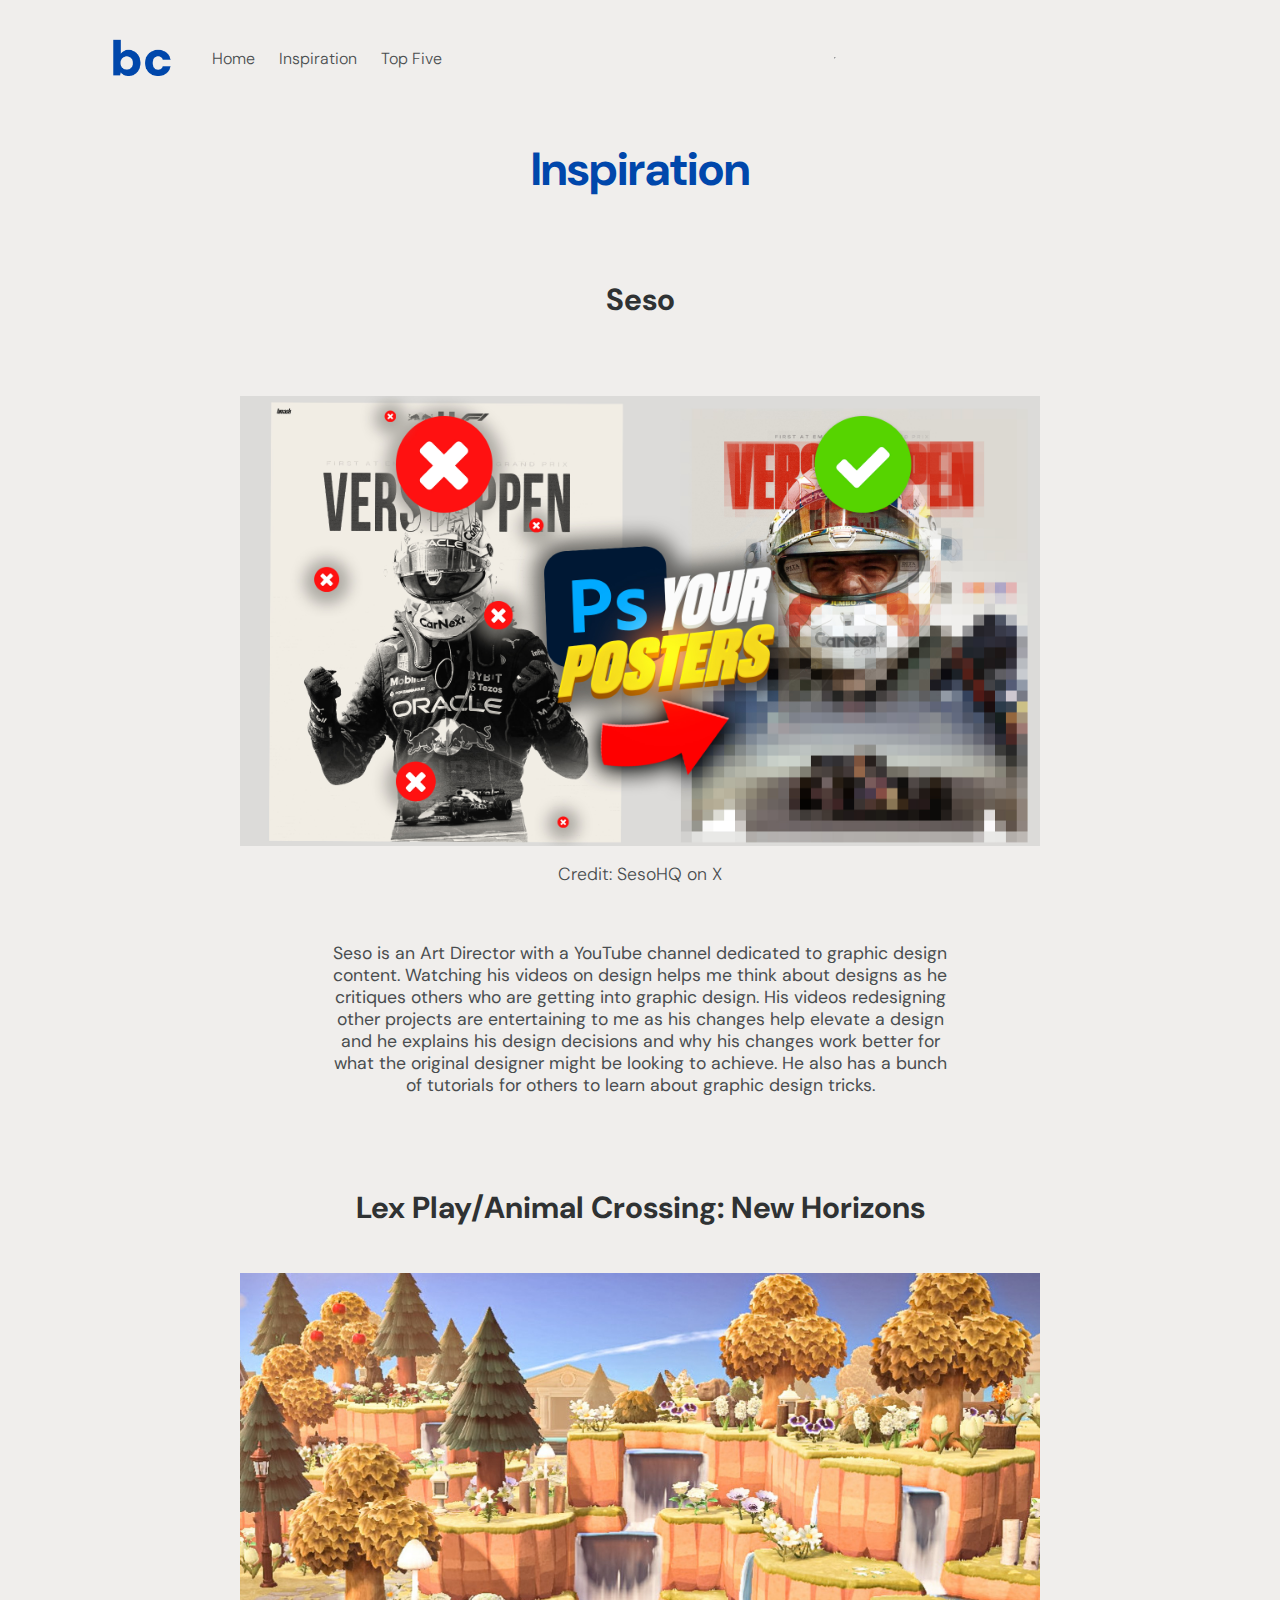
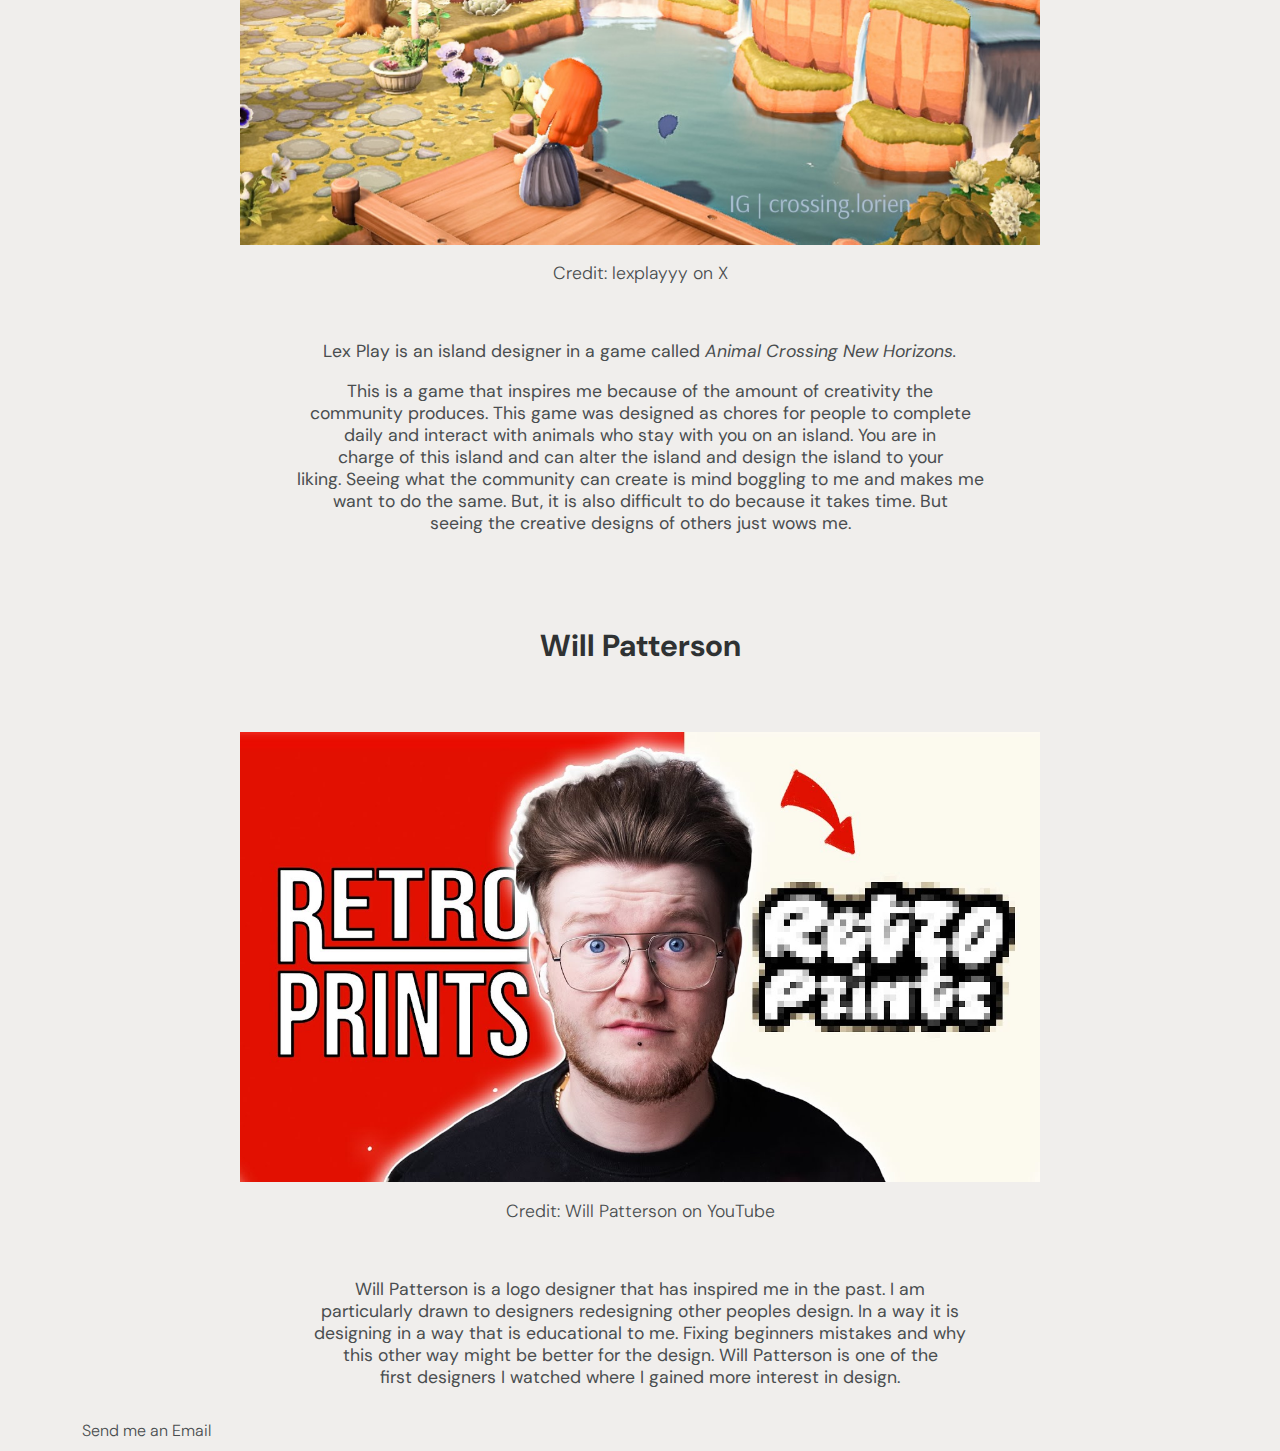
<file: inspiration/inspiration.html>
<!DOCTYPE html>
<html lang="en">
    <head>
        <meta charset="UTF-8">
        <link rel="stylesheet" href="../css/style.css">
        <link rel="preconnect" href="https://fonts.googleapis.com">
<link rel="preconnect" href="https://fonts.gstatic.com" crossorigin>
<link href="https://fonts.googleapis.com/css2?family=DM+Sans:ital,opsz,wght@0,9..40,100..1000;1,9..40,100..1000&display=swap" rel="stylesheet">
        <title>What inspires me...</title>
    </head>
    <body>
        
        <header>
            <a href="../index.html">
                <img id= "logo" src="../img/logo.png" alt="blue lower case b and c.">
                </a>
            <nav>
        <a href="../index.html">Home</a>
        <a href="inspiration.html">Inspiration</a>
        <a href="../topfive/topfive.html">Top Five</a>
        </nav>
        <hr/>
        </header>
            <h1>Inspiration</h1>
            <section>
            <div class="inspo">
       <article>
       
<a href="https://sesohq.com"><h2>Seso</h2></a> 
<div class="seso">
<br>
<a href="https://x.com/SesoHQ/status/1802390860044050704">
    <img src="../img/sesoredesign.jpeg"alt="two sports posters comparing a right
    design poster and a wrong."> 
    <p>Credit: SesoHQ on X</p>
                </a>
<p> Seso is an Art Director with a YouTube channel dedicated to graphic design
    <br>
    content. Watching his videos on design helps me think about designs as he 
    <br>
    critiques others who are getting into graphic design. His videos redesigning
    <br>
     other projects are entertaining to me as his changes help elevate a design 
     <br>
     and he explains his design decisions and why his changes work better for 
     <br>
     what the original designer might be looking to achieve. He also has a bunch
     <br>
      of tutorials for others to learn about graphic design tricks.  </p>
    </article>
    </div>
    <article>
<div class="lexplay">
<a href="https://www.youtube.com/@LexPlayy"> <h2>Lex Play/Animal Crossing: New Horizons</h2> 
</a>
<a href="https://x.com/lexplayyy/status/1317875947631218688/photo/1"> 
    <img id="lex" src="../img/lex-play.jpeg" alt= animal crossing island with a waterfall,
    greenery, bridge, and a character walking across it>
    <p>Credit: lexplayyy on X</p>
        </a>
        <p>Lex Play is an island designer in a game called <em> Animal Crossing New Horizons.</em></p>
        <!-- <h3>Animal Crossing: New Horizons</h3>  -->

<p>This is a game that inspires me because of the amount of creativity the
    <br>
community produces. This game was designed as chores for people to complete 
<br>
daily and interact with animals who stay with you on an island. You are in 
<br>
charge of this island and can alter the island and design the island to your 
<br>
liking. Seeing what the community can create is mind boggling to me and makes me
<br> 
want to do the same. But, it is also difficult to do because it takes time. But 
<br>
seeing the creative designs of others just wows me. </p>

</article>
</div>
<article>
    <div class="will">
<a href="https://www.willpaterson.design">  <h2>Will Patterson</h2></a>
<br>
<a href="https://www.youtube.com/watch?v=p3UdHGzqihE">
<img src="../img/will.jpg" alt = WIll Patterson making a confused face with a blurred
out redesign of Retro Prints compared to the original> 
<p>Credit: Will Patterson on YouTube</p>
</a>
<br>
<p>Will Patterson is a logo designer that has inspired me in the past. I am 
    <br>
particularly drawn to designers redesigning other peoples design. In a way it is
<br>
designing in a way that is educational to me. Fixing beginners mistakes and why
<br>
this other way might be better for the design. Will Patterson is one of the 
<br>
first designers I watched where I gained more interest in design.</p>
</article>
</section>
</div>
</div>

    <footer>
        <a href="mailto: bcarabbacan@sfsu.edu">Send me an Email</a>
        
                </footer>
    </body>
</html>
</file>
<file: css/style.css>
body {
    text-decoration: none;
    background-color: #f0eeec;
    color: #2F3233;
    font-family: "DM Sans", sans-serif;
    font-weight: 400;
    font-style: normal;
    padding-left: 5%;
    padding-right: 5%;
}




header {
display: flex;
flex-direction: row;
flex-wrap: nowrap;
align-items: center;
justify-content: start;
padding: 10px;
width: 100%;
}

h1 {
    color: #0047ab;
    font-size: 2.9em;
    text-align: center;
   
}
h2 {
  color: #2F3233;
font-size: 1.9em;
text-align: center;



}

p {
  color: #494D4F;
  font-size: 1.1em;
}

article {
    display: flex;
    flex-direction: column;
    padding: 1.25%;
    text-align: left;
}




li {
    font-weight: 600;
    font-size: 1.4em;
}

ol, ul {
    display: flex;
    flex-direction: column;
    text-align: center;
    justify-content: space-around;
}





#vis {
    font-weight: bold;
}

#logo {
width: 60%
}

.aboutMe {
 display: flex;
flex-direction: row;
align-items: center;
align-content: center;
}

/* found solution with help from: https://codedamn.com/news/frontend/how-to-put-image-and-text-side-by-side-in-html */

#pfp {
padding-right: 5%;
max-width: 40%;
height: auto;
}

img {
    display: block;
    margin-left: auto;
    margin-right: auto;
    max-width: 800px;
    height: auto;
}
/* code from: https://www.w3schools.com/howto/howto_css_image_center.asp */

#greeting {
    text-align: left;
    padding-right: 25%;
}

#lex {
    width: 80%;
}

.inspo {
    display: flex;
    flex-direction: row;
    text-align: center;
    justify-content: space-around;
}

#hero {
    width: 90%;
    max-width: 90%;
   display: block;
   margin-left: auto;
   margin-right: auto;
}
/* code from: https://www.w3schools.com/howto/howto_css_image_center.asp */

.lexplay, .will, .seso {
    text-align: center;
}

a {
    text-decoration: none;
      font-weight: 300;
      color: #494D4F;
      padding: 10px;
}

a:hover { 
 color: #0047ab;
 font-weight: 500;
}
/* code from: https://www.w3schools.com/cssref/sel_hover.php */
</file>
